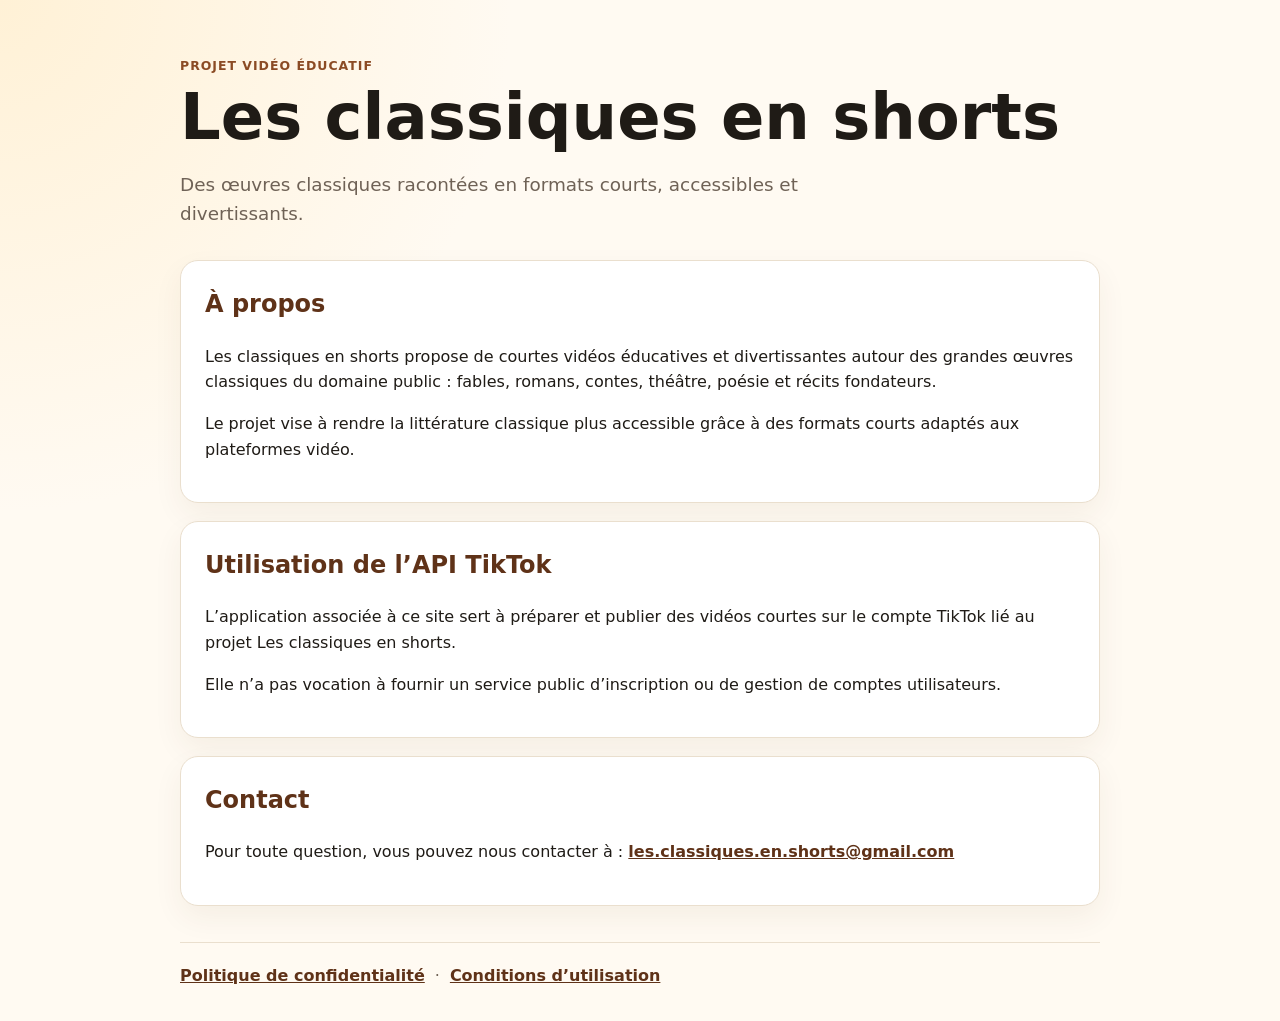
<file: index.html>
<!doctype html>
<html lang="fr">
<head>
  <meta charset="utf-8">
  <meta name="viewport" content="width=device-width, initial-scale=1">
  <title>Les classiques en shorts</title>
  <meta name="description" content="Courtes vidéos éducatives et divertissantes autour des grandes œuvres classiques du domaine public.">
  <link rel="stylesheet" href="/style.css">
</head>
<body>
  <main class="container">
    <header class="hero">
      <p class="eyebrow">Projet vidéo éducatif</p>
      <h1>Les classiques en shorts</h1>
      <p class="subtitle">
        Des œuvres classiques racontées en formats courts, accessibles et divertissants.
      </p>
    </header>

    <section class="card">
      <h2>À propos</h2>
      <p>
        Les classiques en shorts propose de courtes vidéos éducatives et divertissantes autour
        des grandes œuvres classiques du domaine public : fables, romans, contes, théâtre,
        poésie et récits fondateurs.
      </p>
      <p>
        Le projet vise à rendre la littérature classique plus accessible grâce à des formats courts
        adaptés aux plateformes vidéo.
      </p>
    </section>

    <section class="card">
      <h2>Utilisation de l’API TikTok</h2>
      <p>
        L’application associée à ce site sert à préparer et publier des vidéos courtes sur le compte
        TikTok lié au projet Les classiques en shorts.
      </p>
      <p>
        Elle n’a pas vocation à fournir un service public d’inscription ou de gestion de comptes utilisateurs.
      </p>
    </section>

    <section class="card">
      <h2>Contact</h2>
      <p>
        Pour toute question, vous pouvez nous contacter à :
        <a href="mailto:les.classiques.en.shorts@gmail.com">les.classiques.en.shorts@gmail.com</a>
      </p>
    </section>

    <footer>
      <a href="/privacy">Politique de confidentialité</a>
      <span>·</span>
      <a href="/terms">Conditions d’utilisation</a>
    </footer>
  </main>
</body>
</html>
</file>
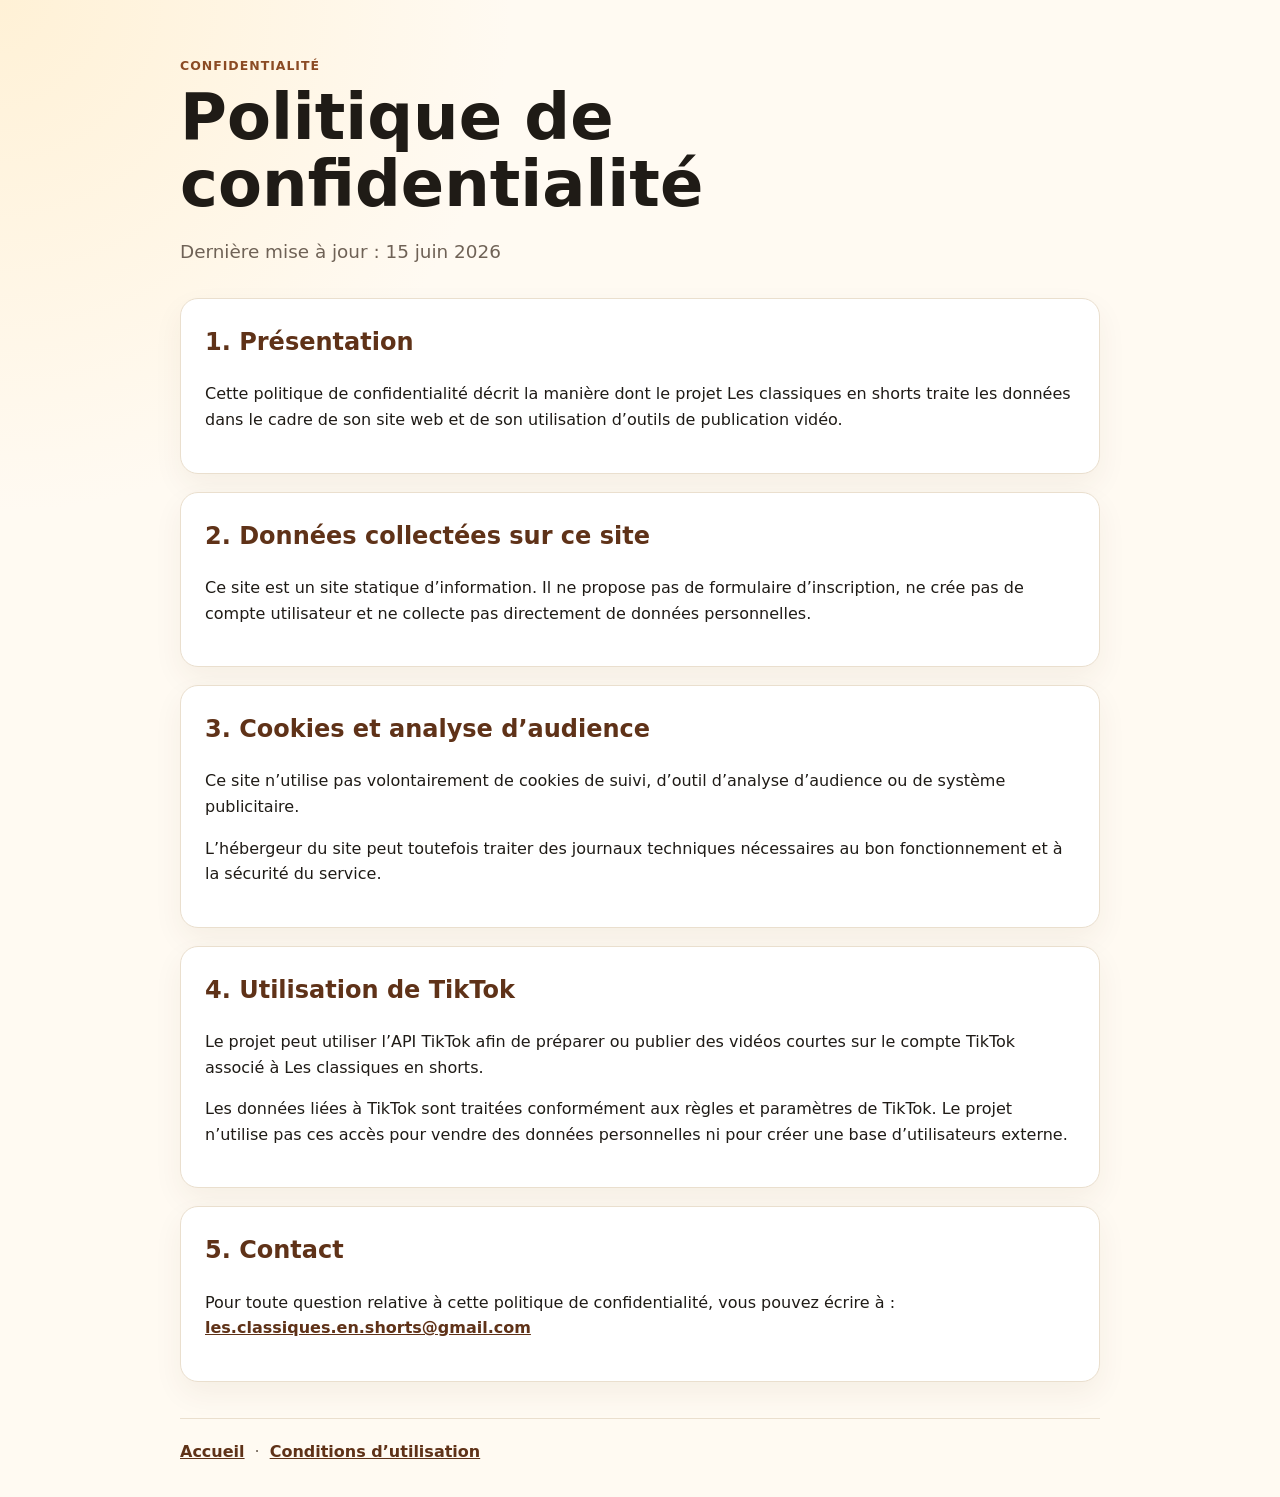
<file: privacy.html>
<!doctype html>
<html lang="fr">
<head>
  <meta charset="utf-8">
  <meta name="viewport" content="width=device-width, initial-scale=1">
  <title>Politique de confidentialité - Les classiques en shorts</title>
  <meta name="description" content="Politique de confidentialité du projet Les classiques en shorts.">
  <link rel="stylesheet" href="/style.css">
</head>
<body>
  <main class="container">
    <header>
      <p class="eyebrow">Confidentialité</p>
      <h1>Politique de confidentialité</h1>
      <p class="subtitle">Dernière mise à jour : 15 juin 2026</p>
    </header>

    <section class="card">
      <h2>1. Présentation</h2>
      <p>
        Cette politique de confidentialité décrit la manière dont le projet Les classiques en shorts
        traite les données dans le cadre de son site web et de son utilisation d’outils de publication vidéo.
      </p>
    </section>

    <section class="card">
      <h2>2. Données collectées sur ce site</h2>
      <p>
        Ce site est un site statique d’information. Il ne propose pas de formulaire d’inscription,
        ne crée pas de compte utilisateur et ne collecte pas directement de données personnelles.
      </p>
    </section>

    <section class="card">
      <h2>3. Cookies et analyse d’audience</h2>
      <p>
        Ce site n’utilise pas volontairement de cookies de suivi, d’outil d’analyse d’audience
        ou de système publicitaire.
      </p>
      <p>
        L’hébergeur du site peut toutefois traiter des journaux techniques nécessaires au bon
        fonctionnement et à la sécurité du service.
      </p>
    </section>

    <section class="card">
      <h2>4. Utilisation de TikTok</h2>
      <p>
        Le projet peut utiliser l’API TikTok afin de préparer ou publier des vidéos courtes sur le
        compte TikTok associé à Les classiques en shorts.
      </p>
      <p>
        Les données liées à TikTok sont traitées conformément aux règles et paramètres de TikTok.
        Le projet n’utilise pas ces accès pour vendre des données personnelles ni pour créer une
        base d’utilisateurs externe.
      </p>
    </section>

    <section class="card">
      <h2>5. Contact</h2>
      <p>
        Pour toute question relative à cette politique de confidentialité, vous pouvez écrire à :
        <a href="mailto:les.classiques.en.shorts@gmail.com">les.classiques.en.shorts@gmail.com</a>
      </p>
    </section>

    <footer>
      <a href="/">Accueil</a>
      <span>·</span>
      <a href="/terms">Conditions d’utilisation</a>
    </footer>
  </main>
</body>
</html>
</file>
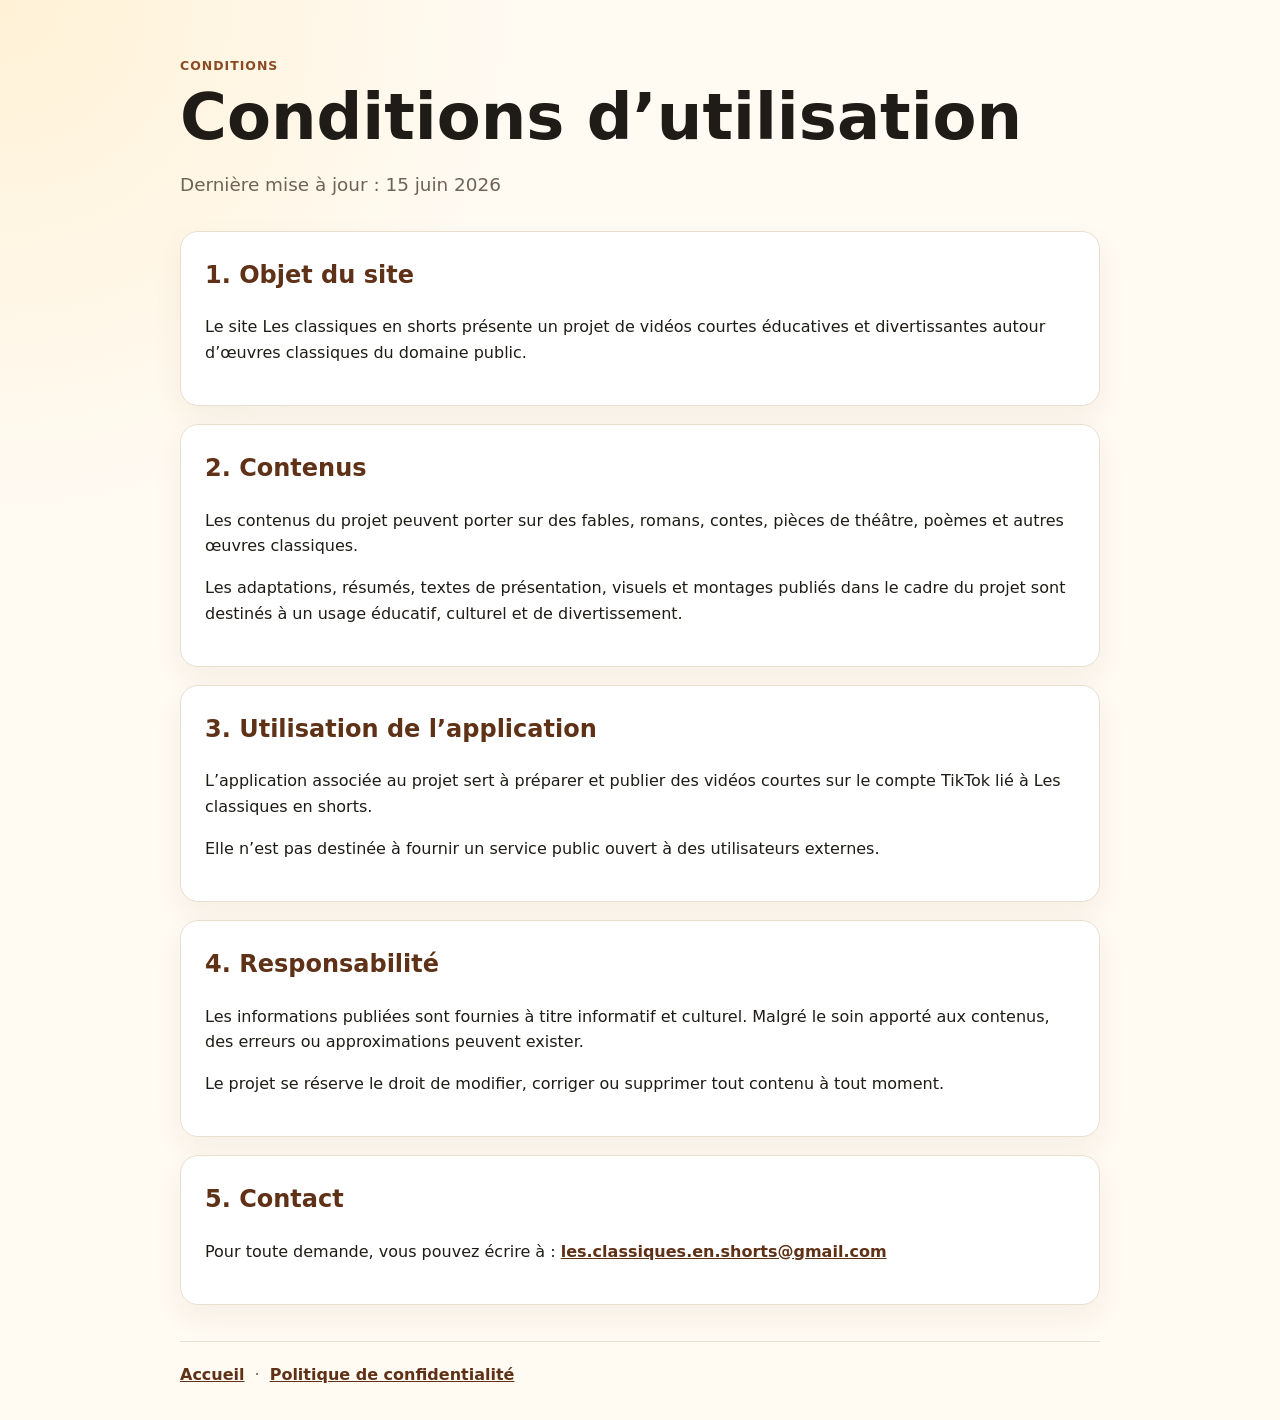
<file: terms.html>
<!doctype html>
<html lang="fr">
<head>
  <meta charset="utf-8">
  <meta name="viewport" content="width=device-width, initial-scale=1">
  <title>Conditions d’utilisation - Les classiques en shorts</title>
  <meta name="description" content="Conditions d’utilisation du projet Les classiques en shorts.">
  <link rel="stylesheet" href="/style.css">
</head>
<body>
  <main class="container">
    <header>
      <p class="eyebrow">Conditions</p>
      <h1>Conditions d’utilisation</h1>
      <p class="subtitle">Dernière mise à jour : 15 juin 2026</p>
    </header>

    <section class="card">
      <h2>1. Objet du site</h2>
      <p>
        Le site Les classiques en shorts présente un projet de vidéos courtes éducatives et
        divertissantes autour d’œuvres classiques du domaine public.
      </p>
    </section>

    <section class="card">
      <h2>2. Contenus</h2>
      <p>
        Les contenus du projet peuvent porter sur des fables, romans, contes, pièces de théâtre,
        poèmes et autres œuvres classiques.
      </p>
      <p>
        Les adaptations, résumés, textes de présentation, visuels et montages publiés dans le cadre
        du projet sont destinés à un usage éducatif, culturel et de divertissement.
      </p>
    </section>

    <section class="card">
      <h2>3. Utilisation de l’application</h2>
      <p>
        L’application associée au projet sert à préparer et publier des vidéos courtes sur le compte
        TikTok lié à Les classiques en shorts.
      </p>
      <p>
        Elle n’est pas destinée à fournir un service public ouvert à des utilisateurs externes.
      </p>
    </section>

    <section class="card">
      <h2>4. Responsabilité</h2>
      <p>
        Les informations publiées sont fournies à titre informatif et culturel. Malgré le soin apporté
        aux contenus, des erreurs ou approximations peuvent exister.
      </p>
      <p>
        Le projet se réserve le droit de modifier, corriger ou supprimer tout contenu à tout moment.
      </p>
    </section>

    <section class="card">
      <h2>5. Contact</h2>
      <p>
        Pour toute demande, vous pouvez écrire à :
        <a href="mailto:les.classiques.en.shorts@gmail.com">les.classiques.en.shorts@gmail.com</a>
      </p>
    </section>

    <footer>
      <a href="/">Accueil</a>
      <span>·</span>
      <a href="/privacy">Politique de confidentialité</a>
    </footer>
  </main>
</body>
</html>
</file>
<file: style.css>
:root {
  --bg: #fffaf2;
  --text: #1f1b16;
  --muted: #6f6256;
  --card: #ffffff;
  --border: #eadfce;
  --accent: #8b4b24;
  --accent-dark: #5f3218;
}

* {
  box-sizing: border-box;
}

body {
  margin: 0;
  font-family: system-ui, -apple-system, BlinkMacSystemFont, "Segoe UI", sans-serif;
  background:
    radial-gradient(circle at top left, #fff1d6 0, transparent 32rem),
    var(--bg);
  color: var(--text);
  line-height: 1.6;
}

.container {
  width: min(920px, calc(100% - 32px));
  margin: 0 auto;
  padding: 56px 0 32px;
}

.hero,
header {
  margin-bottom: 32px;
}

.eyebrow {
  margin: 0 0 8px;
  color: var(--accent);
  font-weight: 700;
  text-transform: uppercase;
  letter-spacing: 0.08em;
  font-size: 0.78rem;
}

h1 {
  margin: 0;
  font-size: clamp(2rem, 5vw, 4rem);
  line-height: 1.05;
}

h2 {
  margin-top: 0;
  color: var(--accent-dark);
}

.subtitle {
  max-width: 680px;
  color: var(--muted);
  font-size: 1.15rem;
}

.card {
  background: var(--card);
  border: 1px solid var(--border);
  border-radius: 18px;
  padding: 24px;
  margin: 18px 0;
  box-shadow: 0 12px 30px rgba(80, 45, 20, 0.06);
}

a {
  color: var(--accent-dark);
  font-weight: 600;
}

footer {
  margin-top: 36px;
  padding-top: 20px;
  border-top: 1px solid var(--border);
  color: var(--muted);
  display: flex;
  gap: 10px;
  flex-wrap: wrap;
}
</file>
